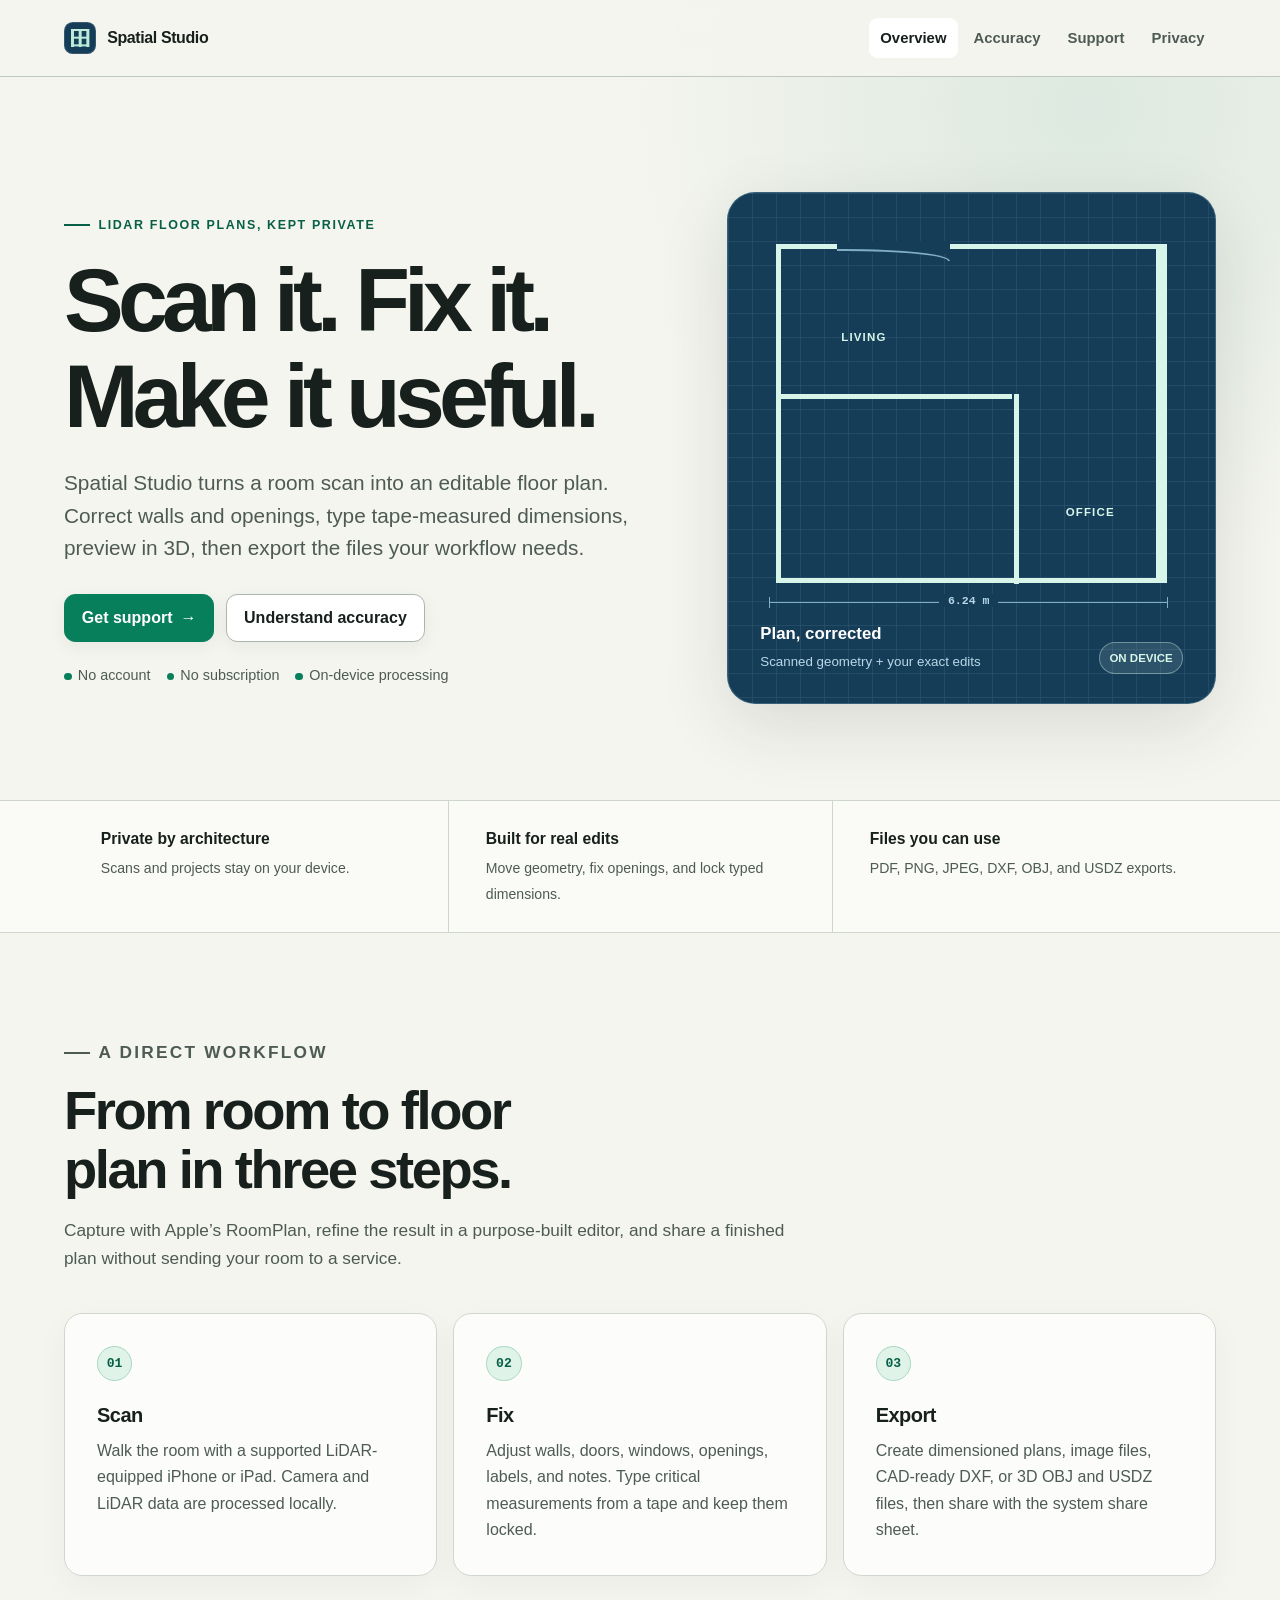
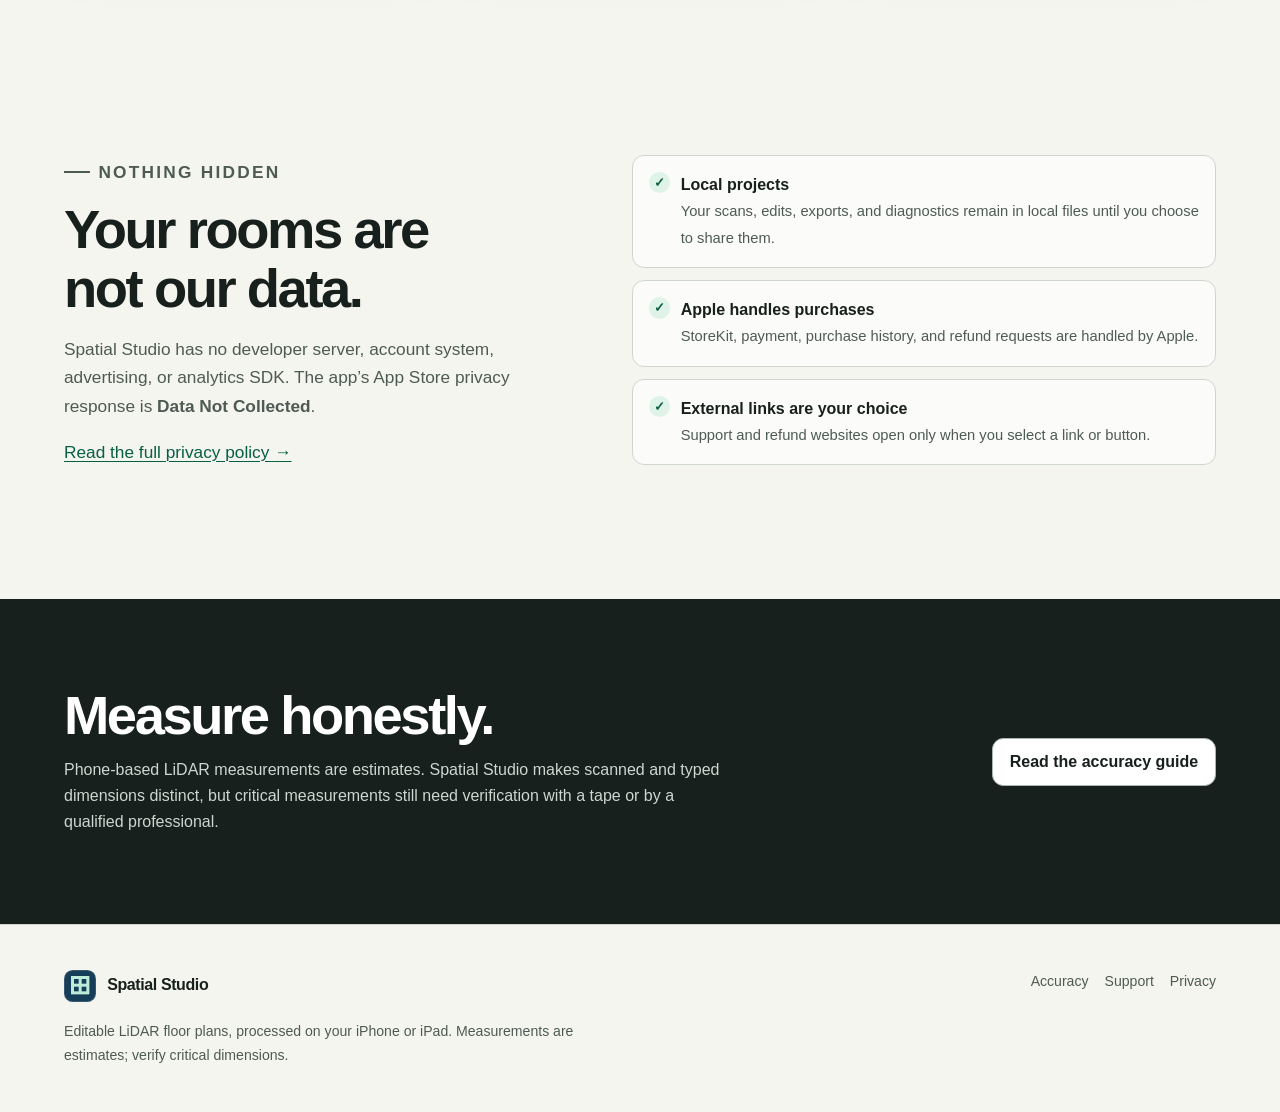
<file: index.html>
<!doctype html>
<html lang="en">
  <head>
    <meta charset="utf-8">
    <meta name="viewport" content="width=device-width, initial-scale=1">
    <link rel="canonical" href="https://akhavein.github.io/spatial-studio-support/">
    <meta name="theme-color" content="#163d58">
    <meta name="description" content="Spatial Studio turns LiDAR room scans into editable floor plans and exports them as PDF, images, CAD files, and 3D models—entirely on device.">
    <meta property="og:type" content="website">
    <meta property="og:title" content="Spatial Studio — Scan. Fix. Export.">
    <meta property="og:description" content="Private, editable LiDAR floor plans for iPhone and iPad. No account, no subscription, and no cloud processing.">
    <meta name="twitter:card" content="summary">
    <title>Spatial Studio — Scan. Fix. Export.</title>
    <link rel="stylesheet" href="./styles.css">
  </head>
  <body>
    <a class="skip-link" href="#main">Skip to main content</a>
    <header class="site-header">
      <div class="container nav-shell">
        <a class="brand" href="./" aria-label="Spatial Studio home">
          <span class="brand-mark" aria-hidden="true"></span>
          <span>Spatial Studio</span>
        </a>
        <nav class="site-nav" aria-label="Primary navigation">
          <a href="./" aria-current="page">Overview</a>
          <a href="./accuracy/">Accuracy</a>
          <a href="./support/">Support</a>
          <a href="./privacy/">Privacy</a>
        </nav>
      </div>
    </header>

    <main id="main">
      <section class="hero">
        <div class="container hero-grid">
          <div>
            <p class="eyebrow">LiDAR floor plans, kept private</p>
            <h1>Scan it. Fix it. Make it useful.</h1>
            <p class="lead">Spatial Studio turns a room scan into an editable floor plan. Correct walls and openings, type tape-measured dimensions, preview in 3D, then export the files your workflow needs.</p>
            <div class="button-row">
              <a class="button primary" href="./support/">Get support <span aria-hidden="true">→</span></a>
              <a class="button" href="./accuracy/">Understand accuracy</a>
            </div>
            <div class="hero-note" aria-label="Product highlights">
              <span>No account</span>
              <span>No subscription</span>
              <span>On-device processing</span>
            </div>
          </div>

          <div class="studio-card" role="img" aria-label="Stylized editable floor plan illustration">
            <div class="plan-frame" aria-hidden="true">
              <span class="door-gap"></span>
              <span class="plan-label one">Living</span>
              <span class="plan-label two">Office</span>
              <span class="dimension"><span>6.24 m</span></span>
            </div>
            <div class="studio-caption">
              <div>
                <strong>Plan, corrected</strong>
                <small>Scanned geometry + your exact edits</small>
              </div>
              <span class="status-chip">ON DEVICE</span>
            </div>
          </div>
        </div>
      </section>

      <section class="trust-strip" aria-label="Core product commitments">
        <div class="container trust-grid">
          <div class="trust-item">
            <strong>Private by architecture</strong>
            <span>Scans and projects stay on your device.</span>
          </div>
          <div class="trust-item">
            <strong>Built for real edits</strong>
            <span>Move geometry, fix openings, and lock typed dimensions.</span>
          </div>
          <div class="trust-item">
            <strong>Files you can use</strong>
            <span>PDF, PNG, JPEG, DXF, OBJ, and USDZ exports.</span>
          </div>
        </div>
      </section>

      <section class="section">
        <div class="container">
          <div class="section-header">
            <p class="eyebrow">A direct workflow</p>
            <h2>From room to floor plan in three steps.</h2>
            <p>Capture with Apple’s RoomPlan, refine the result in a purpose-built editor, and share a finished plan without sending your room to a service.</p>
          </div>
          <div class="card-grid">
            <article class="card">
              <span class="card-number" aria-hidden="true">01</span>
              <h3>Scan</h3>
              <p>Walk the room with a supported LiDAR-equipped iPhone or iPad. Camera and LiDAR data are processed locally.</p>
            </article>
            <article class="card">
              <span class="card-number" aria-hidden="true">02</span>
              <h3>Fix</h3>
              <p>Adjust walls, doors, windows, openings, labels, and notes. Type critical measurements from a tape and keep them locked.</p>
            </article>
            <article class="card">
              <span class="card-number" aria-hidden="true">03</span>
              <h3>Export</h3>
              <p>Create dimensioned plans, image files, CAD-ready DXF, or 3D OBJ and USDZ files, then share with the system share sheet.</p>
            </article>
          </div>
        </div>
      </section>

      <section class="section tight">
        <div class="container split">
          <div class="section-header">
            <p class="eyebrow">Nothing hidden</p>
            <h2>Your rooms are not our data.</h2>
            <p>Spatial Studio has no developer server, account system, advertising, or analytics SDK. The app’s App Store privacy response is <strong>Data Not Collected</strong>.</p>
            <p><a href="./privacy/">Read the full privacy policy <span aria-hidden="true">→</span></a></p>
          </div>
          <ul class="feature-list">
            <li>
              <strong>Local projects</strong>
              <span>Your scans, edits, exports, and diagnostics remain in local files until you choose to share them.</span>
            </li>
            <li>
              <strong>Apple handles purchases</strong>
              <span>StoreKit, payment, purchase history, and refund requests are handled by Apple.</span>
            </li>
            <li>
              <strong>External links are your choice</strong>
              <span>Support and refund websites open only when you select a link or button.</span>
            </li>
          </ul>
        </div>
      </section>

      <section class="band">
        <div class="container band-grid">
          <div>
            <h2>Measure honestly.</h2>
            <p>Phone-based LiDAR measurements are estimates. Spatial Studio makes scanned and typed dimensions distinct, but critical measurements still need verification with a tape or by a qualified professional.</p>
          </div>
          <a class="button" href="./accuracy/">Read the accuracy guide</a>
        </div>
      </section>
    </main>

    <footer class="site-footer">
      <div class="container footer-grid">
        <div class="footer-copy">
          <a class="brand" href="./">
            <span class="brand-mark" aria-hidden="true"></span>
            <span>Spatial Studio</span>
          </a>
          <p>Editable LiDAR floor plans, processed on your iPhone or iPad. Measurements are estimates; verify critical dimensions.</p>
        </div>
        <nav class="footer-nav" aria-label="Footer navigation">
          <a href="./accuracy/">Accuracy</a>
          <a href="./support/">Support</a>
          <a href="./privacy/">Privacy</a>
        </nav>
      </div>
    </footer>
  </body>
</html>
</file>
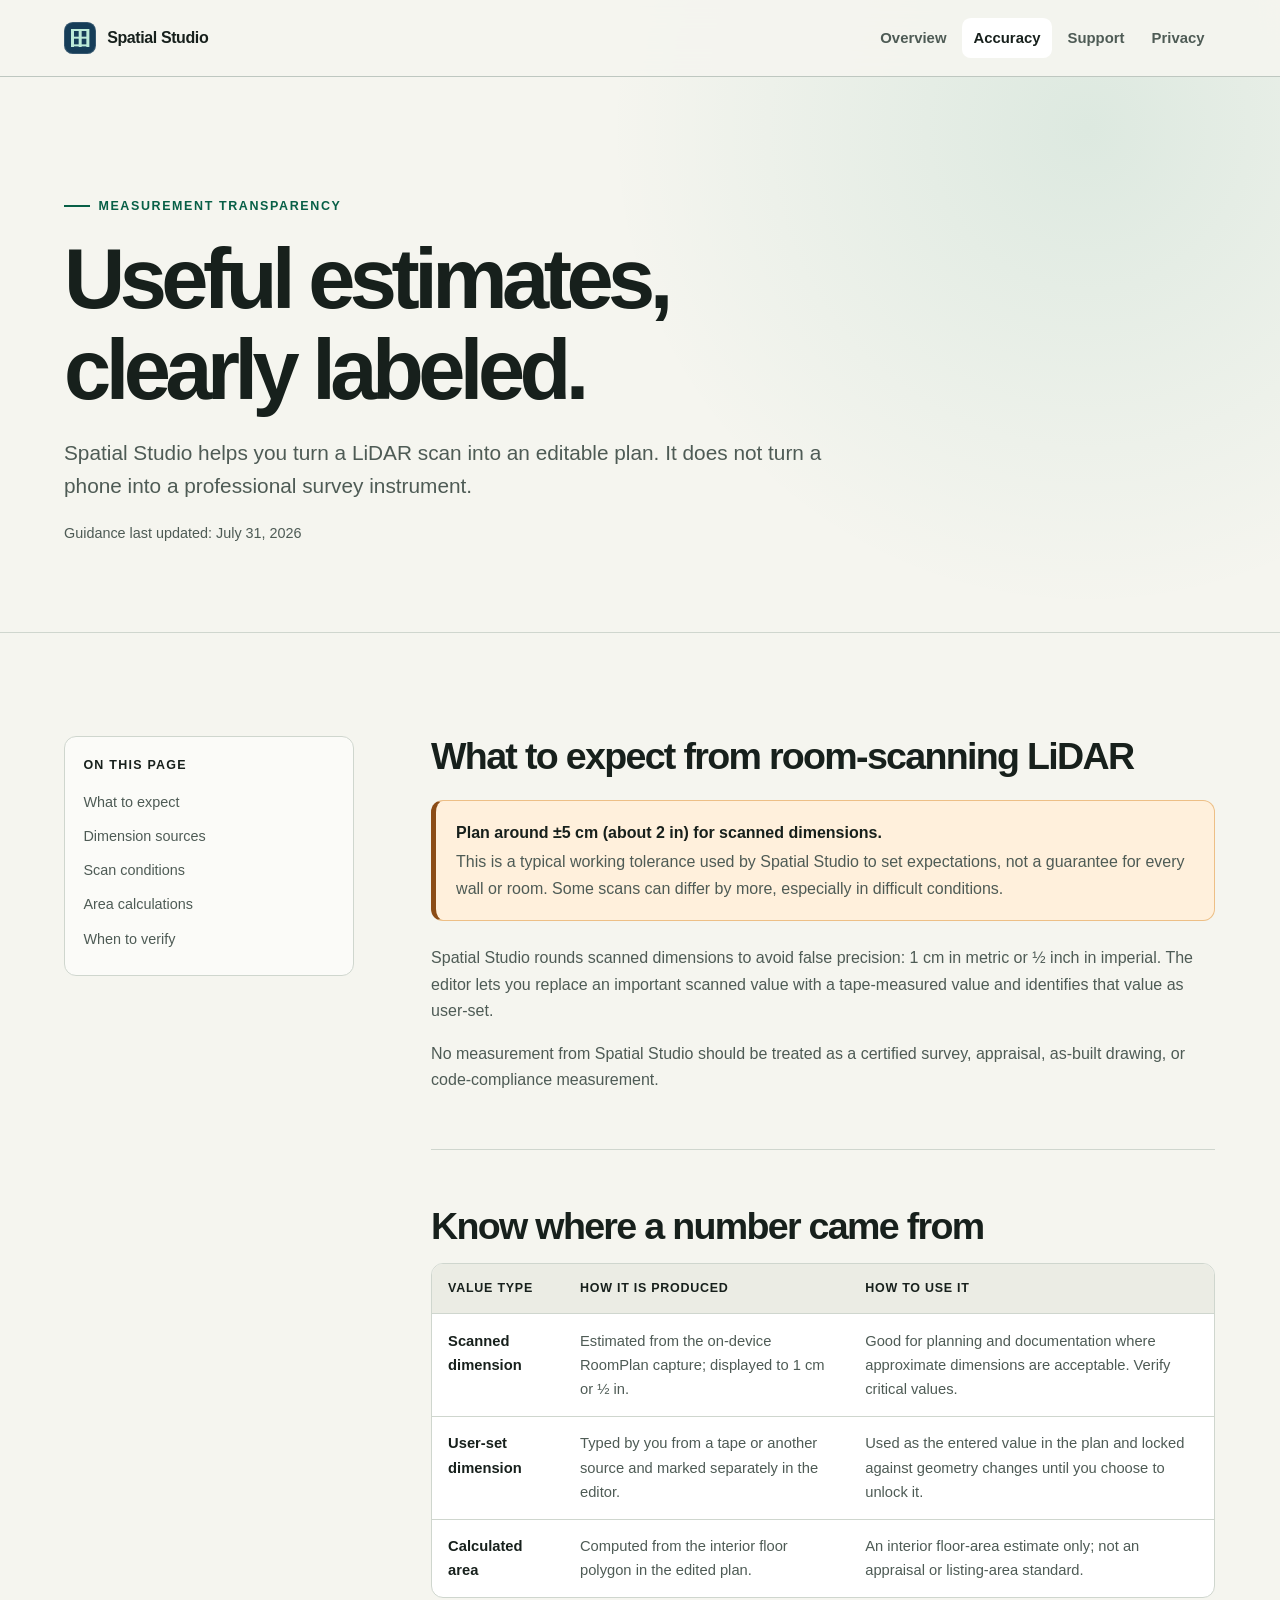
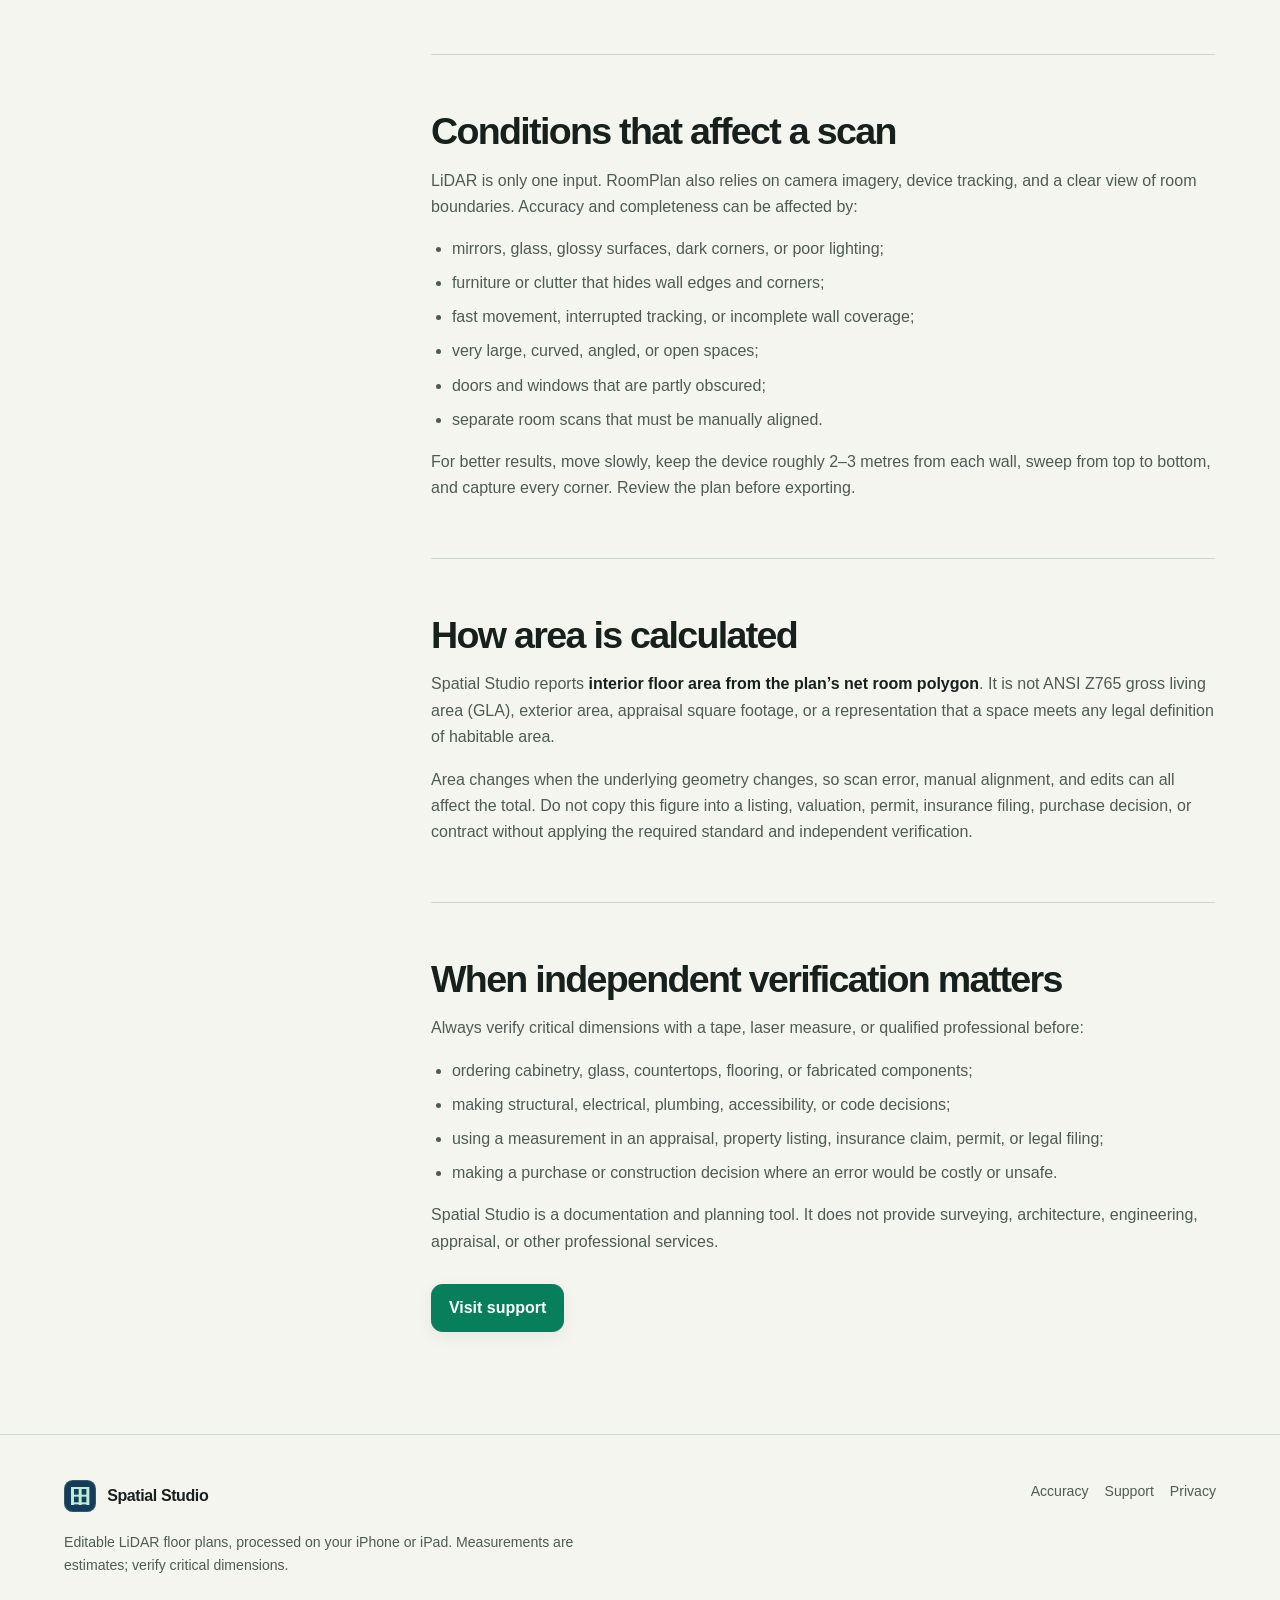
<file: accuracy/index.html>
<!doctype html>
<html lang="en">
  <head>
    <meta charset="utf-8">
    <meta name="viewport" content="width=device-width, initial-scale=1">
    <link rel="canonical" href="https://akhavein.github.io/spatial-studio-support/accuracy/">
    <meta name="theme-color" content="#163d58">
    <meta name="description" content="Understand Spatial Studio measurement accuracy, LiDAR limitations, typed dimensions, area calculations, and when to verify with a tape or professional.">
    <meta property="og:type" content="website">
    <meta property="og:title" content="Measurement Accuracy — Spatial Studio">
    <meta property="og:description" content="LiDAR scans are estimates. Learn how Spatial Studio presents scanned and tape-verified dimensions honestly.">
    <meta name="twitter:card" content="summary">
    <title>Measurement Accuracy — Spatial Studio</title>
    <link rel="stylesheet" href="../styles.css">
  </head>
  <body>
    <a class="skip-link" href="#main">Skip to main content</a>
    <header class="site-header">
      <div class="container nav-shell">
        <a class="brand" href="../" aria-label="Spatial Studio home">
          <span class="brand-mark" aria-hidden="true"></span>
          <span>Spatial Studio</span>
        </a>
        <nav class="site-nav" aria-label="Primary navigation">
          <a href="../">Overview</a>
          <a href="./" aria-current="page">Accuracy</a>
          <a href="../support/">Support</a>
          <a href="../privacy/">Privacy</a>
        </nav>
      </div>
    </header>

    <main id="main">
      <header class="page-hero">
        <div class="container">
          <p class="eyebrow">Measurement transparency</p>
          <h1>Useful estimates, clearly labeled.</h1>
          <p class="lead">Spatial Studio helps you turn a LiDAR scan into an editable plan. It does not turn a phone into a professional survey instrument.</p>
          <p class="meta-line">Guidance last updated: July 31, 2026</p>
        </div>
      </header>

      <section class="section">
        <div class="container prose-layout">
          <nav class="page-index" aria-label="On this page">
            <strong>On this page</strong>
            <a href="#expectation">What to expect</a>
            <a href="#sources">Dimension sources</a>
            <a href="#conditions">Scan conditions</a>
            <a href="#areas">Area calculations</a>
            <a href="#verify">When to verify</a>
          </nav>

          <div class="prose">
            <section id="expectation">
              <h2>What to expect from room-scanning LiDAR</h2>
              <div class="callout warning">
                <strong>Plan around ±5 cm (about 2 in) for scanned dimensions.</strong>
                <p>This is a typical working tolerance used by Spatial Studio to set expectations, not a guarantee for every wall or room. Some scans can differ by more, especially in difficult conditions.</p>
              </div>
              <p>Spatial Studio rounds scanned dimensions to avoid false precision: 1 cm in metric or ½ inch in imperial. The editor lets you replace an important scanned value with a tape-measured value and identifies that value as user-set.</p>
              <p>No measurement from Spatial Studio should be treated as a certified survey, appraisal, as-built drawing, or code-compliance measurement.</p>
            </section>

            <section id="sources">
              <h2>Know where a number came from</h2>
              <div class="table-wrap" role="region" aria-label="Dimension source comparison" tabindex="0">
                <table>
                  <thead>
                    <tr>
                      <th scope="col">Value type</th>
                      <th scope="col">How it is produced</th>
                      <th scope="col">How to use it</th>
                    </tr>
                  </thead>
                  <tbody>
                    <tr>
                      <td><strong>Scanned dimension</strong></td>
                      <td>Estimated from the on-device RoomPlan capture; displayed to 1 cm or ½ in.</td>
                      <td>Good for planning and documentation where approximate dimensions are acceptable. Verify critical values.</td>
                    </tr>
                    <tr>
                      <td><strong>User-set dimension</strong></td>
                      <td>Typed by you from a tape or another source and marked separately in the editor.</td>
                      <td>Used as the entered value in the plan and locked against geometry changes until you choose to unlock it.</td>
                    </tr>
                    <tr>
                      <td><strong>Calculated area</strong></td>
                      <td>Computed from the interior floor polygon in the edited plan.</td>
                      <td>An interior floor-area estimate only; not an appraisal or listing-area standard.</td>
                    </tr>
                  </tbody>
                </table>
              </div>
            </section>

            <section id="conditions">
              <h2>Conditions that affect a scan</h2>
              <p>LiDAR is only one input. RoomPlan also relies on camera imagery, device tracking, and a clear view of room boundaries. Accuracy and completeness can be affected by:</p>
              <ul>
                <li>mirrors, glass, glossy surfaces, dark corners, or poor lighting;</li>
                <li>furniture or clutter that hides wall edges and corners;</li>
                <li>fast movement, interrupted tracking, or incomplete wall coverage;</li>
                <li>very large, curved, angled, or open spaces;</li>
                <li>doors and windows that are partly obscured;</li>
                <li>separate room scans that must be manually aligned.</li>
              </ul>
              <p>For better results, move slowly, keep the device roughly 2–3 metres from each wall, sweep from top to bottom, and capture every corner. Review the plan before exporting.</p>
            </section>

            <section id="areas">
              <h2>How area is calculated</h2>
              <p>Spatial Studio reports <strong>interior floor area from the plan’s net room polygon</strong>. It is not ANSI Z765 gross living area (GLA), exterior area, appraisal square footage, or a representation that a space meets any legal definition of habitable area.</p>
              <p>Area changes when the underlying geometry changes, so scan error, manual alignment, and edits can all affect the total. Do not copy this figure into a listing, valuation, permit, insurance filing, purchase decision, or contract without applying the required standard and independent verification.</p>
            </section>

            <section id="verify">
              <h2>When independent verification matters</h2>
              <p>Always verify critical dimensions with a tape, laser measure, or qualified professional before:</p>
              <ul>
                <li>ordering cabinetry, glass, countertops, flooring, or fabricated components;</li>
                <li>making structural, electrical, plumbing, accessibility, or code decisions;</li>
                <li>using a measurement in an appraisal, property listing, insurance claim, permit, or legal filing;</li>
                <li>making a purchase or construction decision where an error would be costly or unsafe.</li>
              </ul>
              <p>Spatial Studio is a documentation and planning tool. It does not provide surveying, architecture, engineering, appraisal, or other professional services.</p>
              <div class="button-row">
                <a class="button primary" href="../support/">Visit support</a>
              </div>
            </section>
          </div>
        </div>
      </section>
    </main>

    <footer class="site-footer">
      <div class="container footer-grid">
        <div class="footer-copy">
          <a class="brand" href="../">
            <span class="brand-mark" aria-hidden="true"></span>
            <span>Spatial Studio</span>
          </a>
          <p>Editable LiDAR floor plans, processed on your iPhone or iPad. Measurements are estimates; verify critical dimensions.</p>
        </div>
        <nav class="footer-nav" aria-label="Footer navigation">
          <a href="./" aria-current="page">Accuracy</a>
          <a href="../support/">Support</a>
          <a href="../privacy/">Privacy</a>
        </nav>
      </div>
    </footer>
  </body>
</html>
</file>
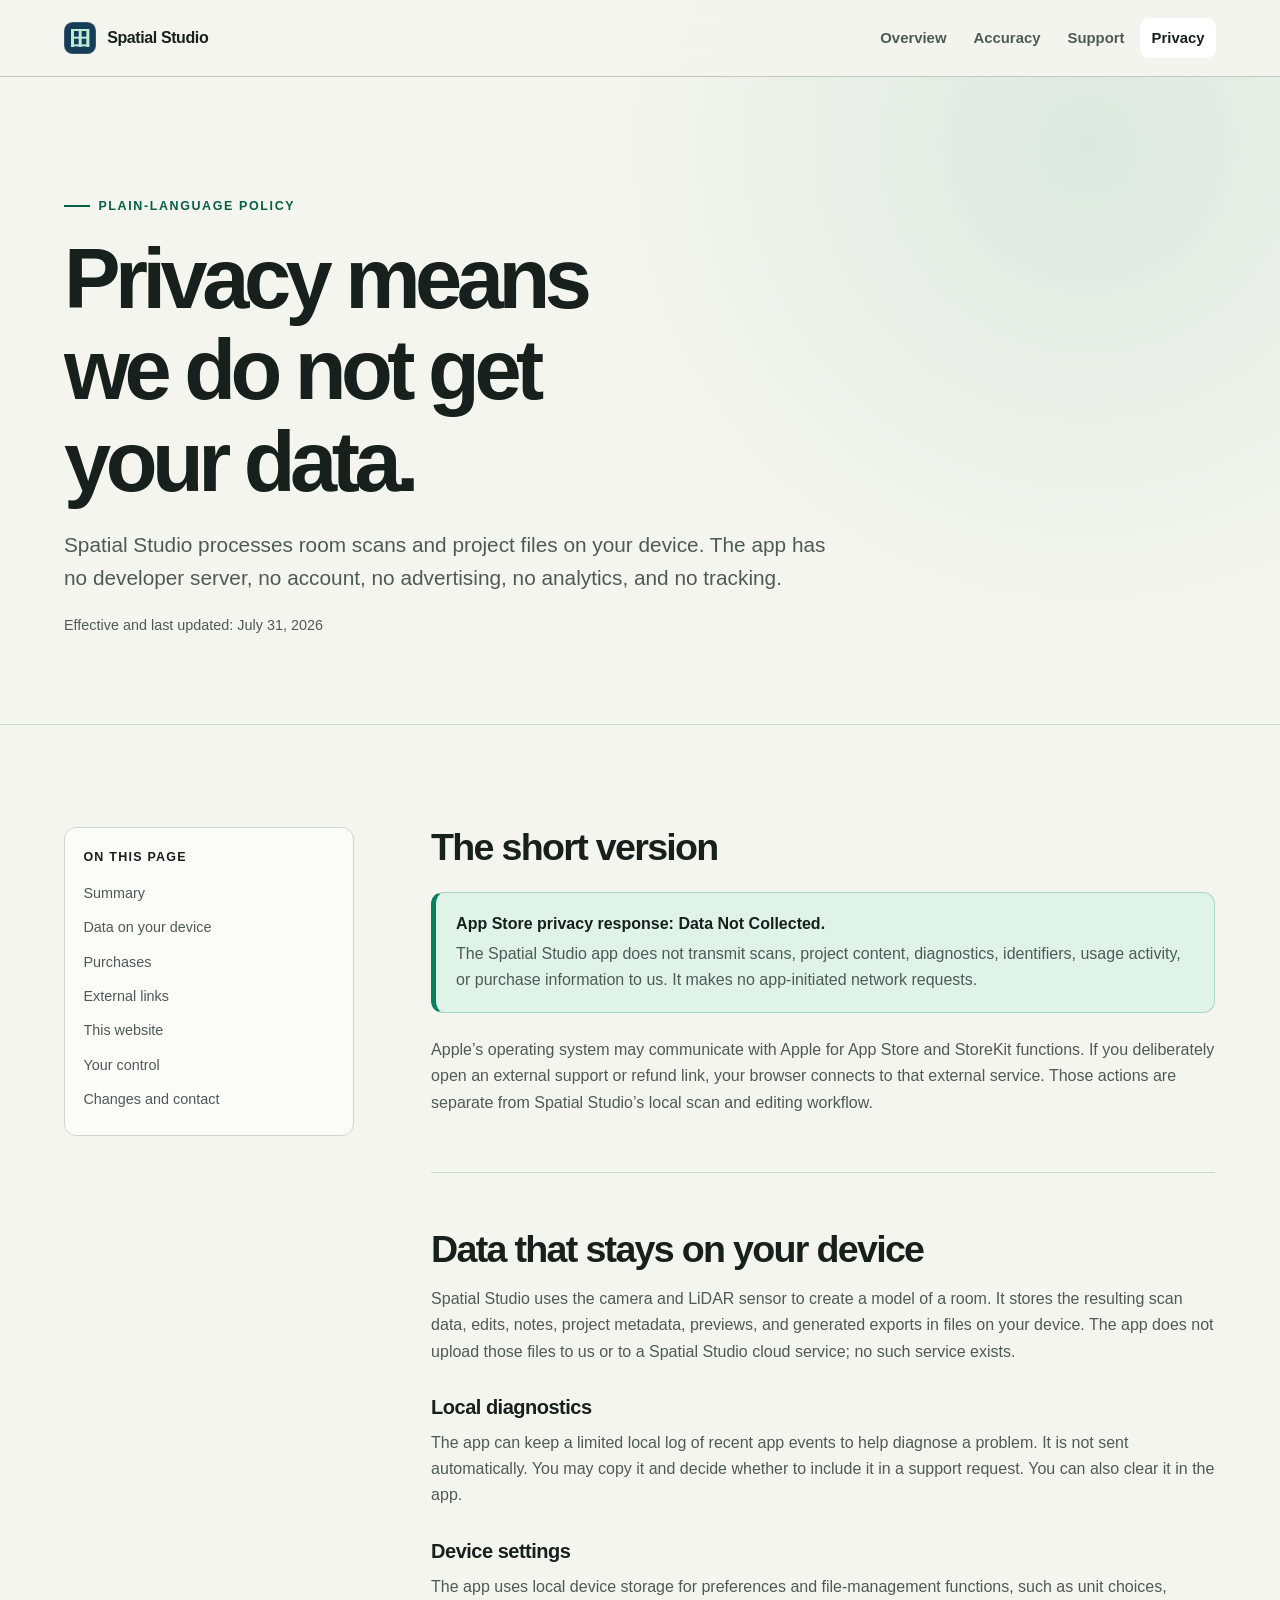
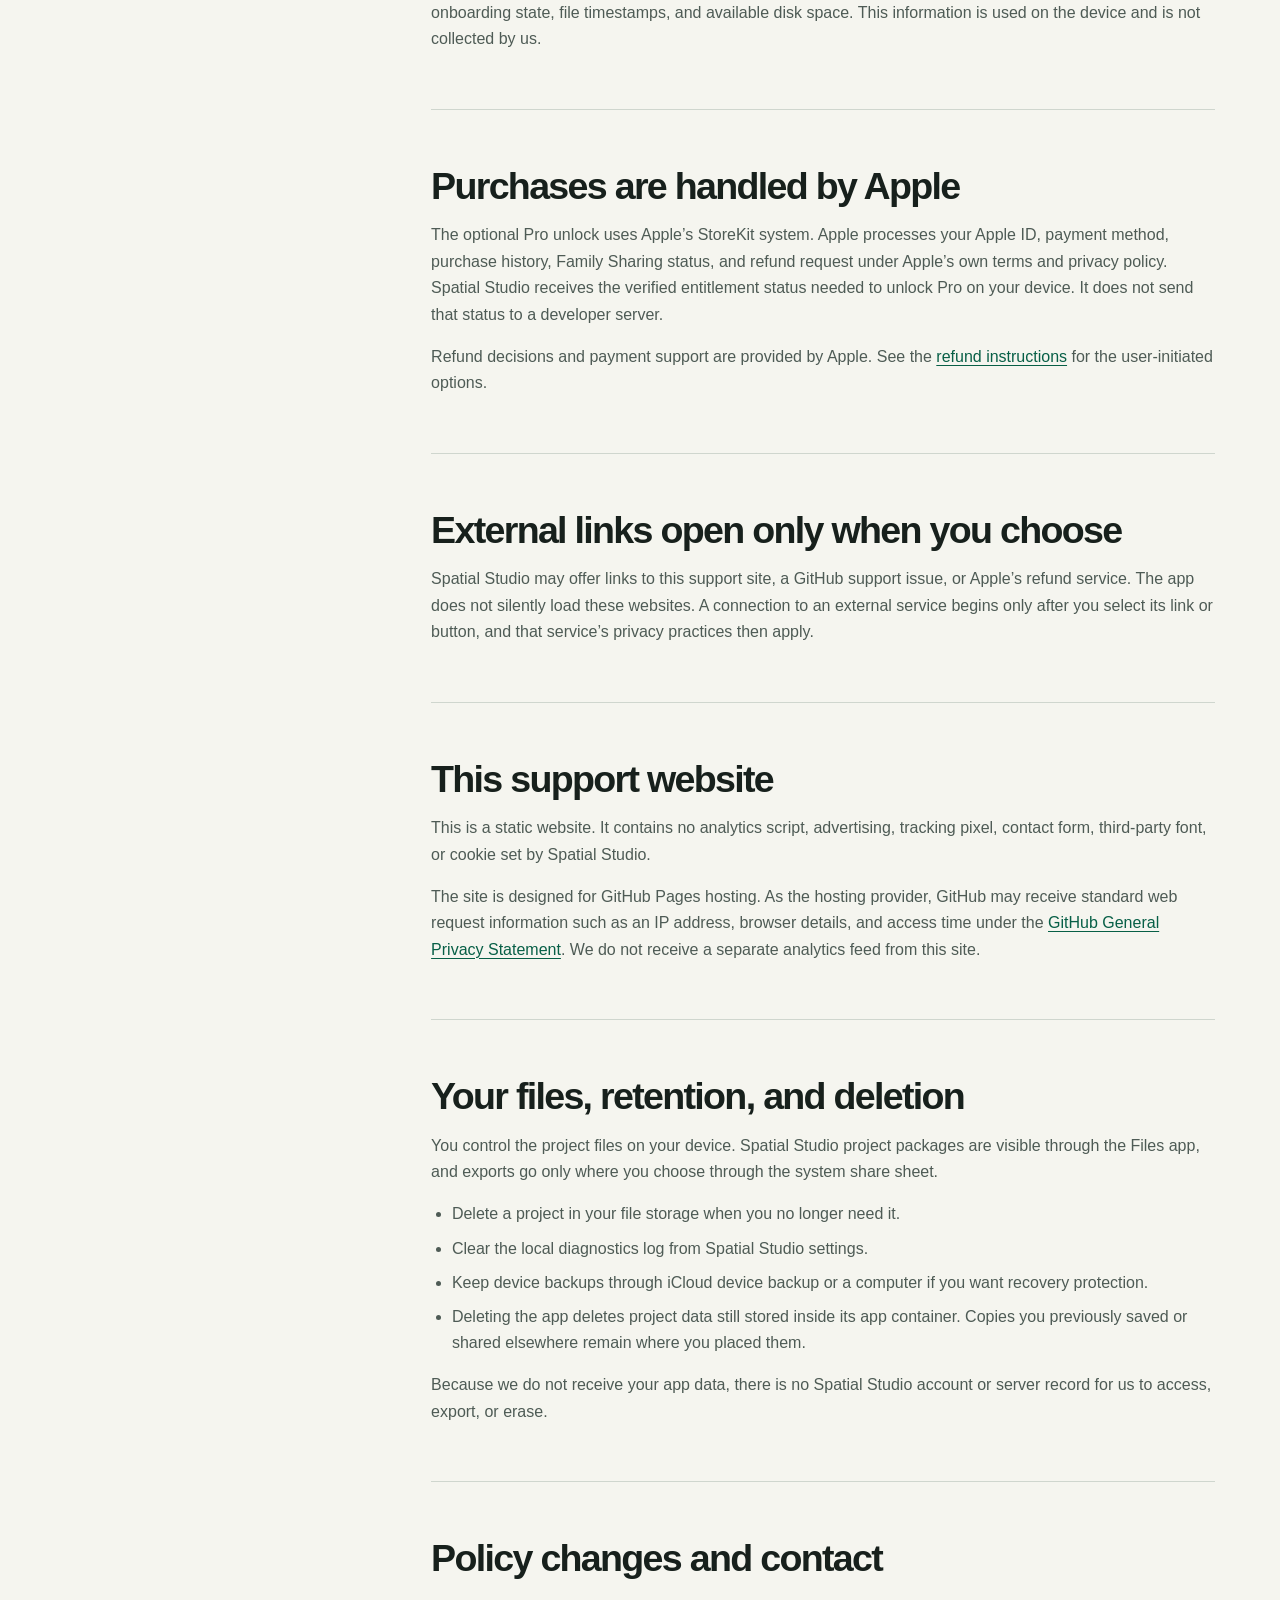
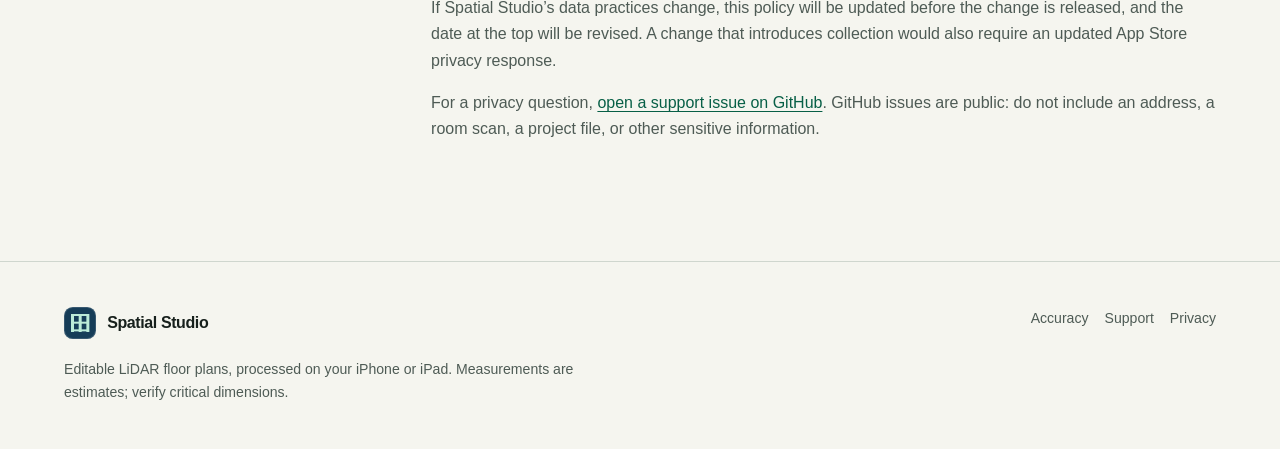
<file: privacy/index.html>
<!doctype html>
<html lang="en">
  <head>
    <meta charset="utf-8">
    <meta name="viewport" content="width=device-width, initial-scale=1">
    <link rel="canonical" href="https://akhavein.github.io/spatial-studio-support/privacy/">
    <meta name="theme-color" content="#163d58">
    <meta name="description" content="Spatial Studio privacy policy: no account, no analytics, no tracking, no developer server, and no personal data collected by the app.">
    <meta property="og:type" content="website">
    <meta property="og:title" content="Privacy Policy — Spatial Studio">
    <meta property="og:description" content="Spatial Studio processes scans on device and does not collect your data.">
    <meta name="twitter:card" content="summary">
    <title>Privacy Policy — Spatial Studio</title>
    <link rel="stylesheet" href="../styles.css">
  </head>
  <body>
    <a class="skip-link" href="#main">Skip to main content</a>
    <header class="site-header">
      <div class="container nav-shell">
        <a class="brand" href="../" aria-label="Spatial Studio home">
          <span class="brand-mark" aria-hidden="true"></span>
          <span>Spatial Studio</span>
        </a>
        <nav class="site-nav" aria-label="Primary navigation">
          <a href="../">Overview</a>
          <a href="../accuracy/">Accuracy</a>
          <a href="../support/">Support</a>
          <a href="./" aria-current="page">Privacy</a>
        </nav>
      </div>
    </header>

    <main id="main">
      <header class="page-hero">
        <div class="container">
          <p class="eyebrow">Plain-language policy</p>
          <h1>Privacy means we do not get your data.</h1>
          <p class="lead">Spatial Studio processes room scans and project files on your device. The app has no developer server, no account, no advertising, no analytics, and no tracking.</p>
          <p class="meta-line">Effective and last updated: July 31, 2026</p>
        </div>
      </header>

      <section class="section">
        <div class="container prose-layout">
          <nav class="page-index" aria-label="On this page">
            <strong>On this page</strong>
            <a href="#summary">Summary</a>
            <a href="#local-data">Data on your device</a>
            <a href="#purchases">Purchases</a>
            <a href="#links">External links</a>
            <a href="#website">This website</a>
            <a href="#control">Your control</a>
            <a href="#changes">Changes and contact</a>
          </nav>

          <div class="prose">
            <section id="summary">
              <h2>The short version</h2>
              <div class="callout">
                <strong>App Store privacy response: Data Not Collected.</strong>
                <p>The Spatial Studio app does not transmit scans, project content, diagnostics, identifiers, usage activity, or purchase information to us. It makes no app-initiated network requests.</p>
              </div>
              <p>Apple’s operating system may communicate with Apple for App Store and StoreKit functions. If you deliberately open an external support or refund link, your browser connects to that external service. Those actions are separate from Spatial Studio’s local scan and editing workflow.</p>
            </section>

            <section id="local-data">
              <h2>Data that stays on your device</h2>
              <p>Spatial Studio uses the camera and LiDAR sensor to create a model of a room. It stores the resulting scan data, edits, notes, project metadata, previews, and generated exports in files on your device. The app does not upload those files to us or to a Spatial Studio cloud service; no such service exists.</p>
              <h3>Local diagnostics</h3>
              <p>The app can keep a limited local log of recent app events to help diagnose a problem. It is not sent automatically. You may copy it and decide whether to include it in a support request. You can also clear it in the app.</p>
              <h3>Device settings</h3>
              <p>The app uses local device storage for preferences and file-management functions, such as unit choices, onboarding state, file timestamps, and available disk space. This information is used on the device and is not collected by us.</p>
            </section>

            <section id="purchases">
              <h2>Purchases are handled by Apple</h2>
              <p>The optional Pro unlock uses Apple’s StoreKit system. Apple processes your Apple ID, payment method, purchase history, Family Sharing status, and refund request under Apple’s own terms and privacy policy. Spatial Studio receives the verified entitlement status needed to unlock Pro on your device. It does not send that status to a developer server.</p>
              <p>Refund decisions and payment support are provided by Apple. See the <a href="../support/#refunds">refund instructions</a> for the user-initiated options.</p>
            </section>

            <section id="links">
              <h2>External links open only when you choose</h2>
              <p>Spatial Studio may offer links to this support site, a GitHub support issue, or Apple’s refund service. The app does not silently load these websites. A connection to an external service begins only after you select its link or button, and that service’s privacy practices then apply.</p>
            </section>

            <section id="website">
              <h2>This support website</h2>
              <p>This is a static website. It contains no analytics script, advertising, tracking pixel, contact form, third-party font, or cookie set by Spatial Studio.</p>
              <p>The site is designed for GitHub Pages hosting. As the hosting provider, GitHub may receive standard web request information such as an IP address, browser details, and access time under the <a href="https://docs.github.com/en/site-policy/privacy-policies/github-general-privacy-statement" rel="external">GitHub General Privacy Statement</a>. We do not receive a separate analytics feed from this site.</p>
            </section>

            <section id="control">
              <h2>Your files, retention, and deletion</h2>
              <p>You control the project files on your device. Spatial Studio project packages are visible through the Files app, and exports go only where you choose through the system share sheet.</p>
              <ul>
                <li>Delete a project in your file storage when you no longer need it.</li>
                <li>Clear the local diagnostics log from Spatial Studio settings.</li>
                <li>Keep device backups through iCloud device backup or a computer if you want recovery protection.</li>
                <li>Deleting the app deletes project data still stored inside its app container. Copies you previously saved or shared elsewhere remain where you placed them.</li>
              </ul>
              <p>Because we do not receive your app data, there is no Spatial Studio account or server record for us to access, export, or erase.</p>
            </section>

            <section id="changes">
              <h2>Policy changes and contact</h2>
              <p>If Spatial Studio’s data practices change, this policy will be updated before the change is released, and the date at the top will be revised. A change that introduces collection would also require an updated App Store privacy response.</p>
              <p>For a privacy question, <a href="https://github.com/akhavein/spatial-studio-support/issues/new" rel="external">open a support issue on GitHub</a>. GitHub issues are public: do not include an address, a room scan, a project file, or other sensitive information.</p>
            </section>
          </div>
        </div>
      </section>
    </main>

    <footer class="site-footer">
      <div class="container footer-grid">
        <div class="footer-copy">
          <a class="brand" href="../">
            <span class="brand-mark" aria-hidden="true"></span>
            <span>Spatial Studio</span>
          </a>
          <p>Editable LiDAR floor plans, processed on your iPhone or iPad. Measurements are estimates; verify critical dimensions.</p>
        </div>
        <nav class="footer-nav" aria-label="Footer navigation">
          <a href="../accuracy/">Accuracy</a>
          <a href="../support/">Support</a>
          <a href="./" aria-current="page">Privacy</a>
        </nav>
      </div>
    </footer>
  </body>
</html>
</file>
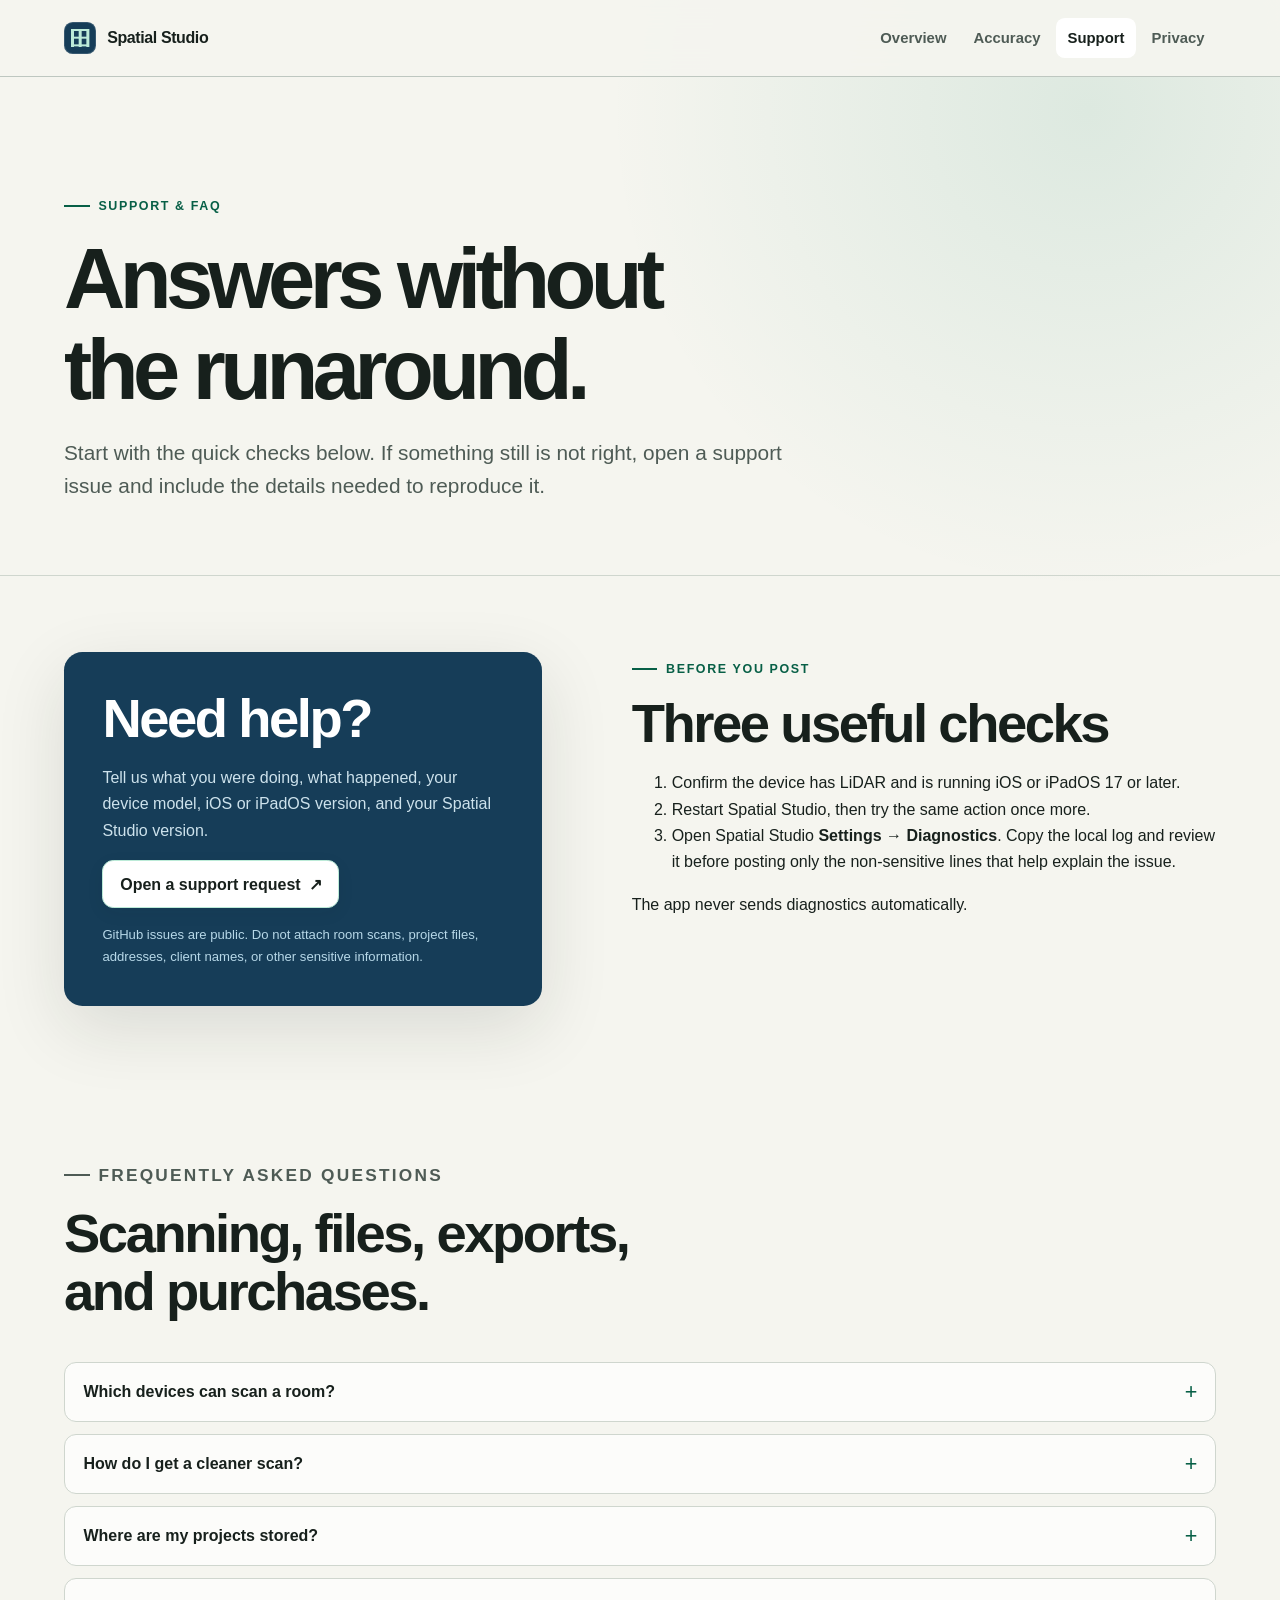
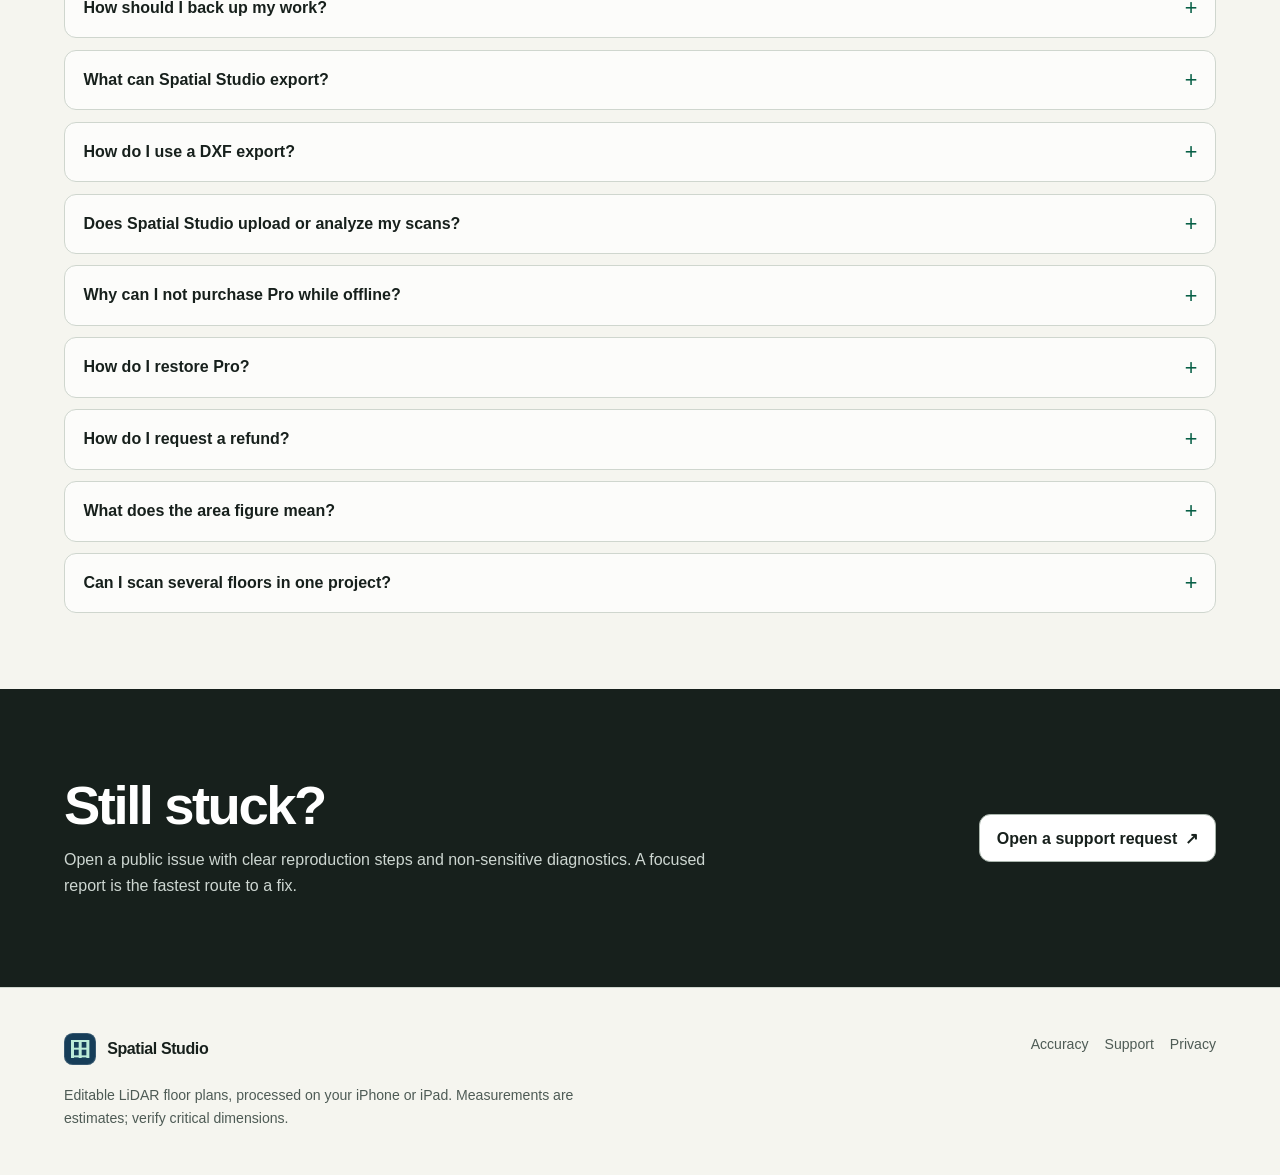
<file: support/index.html>
<!doctype html>
<html lang="en">
  <head>
    <meta charset="utf-8">
    <meta name="viewport" content="width=device-width, initial-scale=1">
    <link rel="canonical" href="https://akhavein.github.io/spatial-studio-support/support/">
    <meta name="theme-color" content="#163d58">
    <meta name="description" content="Spatial Studio support: device compatibility, backups, exports, privacy, purchases, refunds, troubleshooting, and frequently asked questions.">
    <meta property="og:type" content="website">
    <meta property="og:title" content="Support & FAQ — Spatial Studio">
    <meta property="og:description" content="Answers for scanning, editing, exporting, backups, purchases, and refunds in Spatial Studio.">
    <meta name="twitter:card" content="summary">
    <title>Support &amp; FAQ — Spatial Studio</title>
    <link rel="stylesheet" href="../styles.css">
  </head>
  <body>
    <a class="skip-link" href="#main">Skip to main content</a>
    <header class="site-header">
      <div class="container nav-shell">
        <a class="brand" href="../" aria-label="Spatial Studio home">
          <span class="brand-mark" aria-hidden="true"></span>
          <span>Spatial Studio</span>
        </a>
        <nav class="site-nav" aria-label="Primary navigation">
          <a href="../">Overview</a>
          <a href="../accuracy/">Accuracy</a>
          <a href="./" aria-current="page">Support</a>
          <a href="../privacy/">Privacy</a>
        </nav>
      </div>
    </header>

    <main id="main">
      <header class="page-hero">
        <div class="container">
          <p class="eyebrow">Support &amp; FAQ</p>
          <h1>Answers without the runaround.</h1>
          <p class="lead">Start with the quick checks below. If something still is not right, open a support issue and include the details needed to reproduce it.</p>
        </div>
      </header>

      <section class="section tight">
        <div class="container split">
          <div class="support-panel">
            <h2>Need help?</h2>
            <p>Tell us what you were doing, what happened, your device model, iOS or iPadOS version, and your Spatial Studio version.</p>
            <a class="button" href="https://github.com/akhavein/spatial-studio-support/issues/new" rel="external">Open a support request <span aria-hidden="true">↗</span></a>
            <p class="fine-print">GitHub issues are public. Do not attach room scans, project files, addresses, client names, or other sensitive information.</p>
          </div>
          <div>
            <p class="eyebrow">Before you post</p>
            <h2>Three useful checks</h2>
            <ol>
              <li>Confirm the device has LiDAR and is running iOS or iPadOS 17 or later.</li>
              <li>Restart Spatial Studio, then try the same action once more.</li>
              <li>Open Spatial Studio <strong>Settings → Diagnostics</strong>. Copy the local log and review it before posting only the non-sensitive lines that help explain the issue.</li>
            </ol>
            <p>The app never sends diagnostics automatically.</p>
          </div>
        </div>
      </section>

      <section class="section tight">
        <div class="container">
          <div class="section-header">
            <p class="eyebrow">Frequently asked questions</p>
            <h2>Scanning, files, exports, and purchases.</h2>
          </div>

          <div class="faq-list">
            <details>
              <summary>Which devices can scan a room?</summary>
              <div class="details-body">
                <p>Scanning requires iOS or iPadOS 17 or later and a LiDAR sensor:</p>
                <ul>
                  <li>iPhone 12 Pro or 12 Pro Max, and later Pro or Pro Max models with LiDAR.</li>
                  <li>iPad Pro models from 2020 or later that include LiDAR.</li>
                </ul>
                <p>A device without LiDAR can still explore the included sample project and open compatible plans shared with it, but it cannot capture a new room.</p>
              </div>
            </details>

            <details>
              <summary>How do I get a cleaner scan?</summary>
              <div class="details-body">
                <ul>
                  <li>Turn on the lights and clear major obstructions along walls.</li>
                  <li>Move slowly and smoothly, about 2–3 metres from the wall.</li>
                  <li>Sweep each wall from top to bottom and capture every corner.</li>
                  <li>Move past mirrors and glass rather than lingering on them.</li>
                  <li>Scan one room at a time and split very large spaces into sections.</li>
                </ul>
                <p>After capture, verify important dimensions with a tape and type those values into the editor. See the <a href="../accuracy/">accuracy guide</a>.</p>
              </div>
            </details>

            <details>
              <summary>Where are my projects stored?</summary>
              <div class="details-body">
                <p>Projects are local <code>.sstudio</code> packages in Spatial Studio’s Documents area, visible through the Files app. The app does not upload them. Exports stay in the project package until you choose a destination with the system share sheet.</p>
              </div>
            </details>

            <details>
              <summary>How should I back up my work?</summary>
              <div class="details-body">
                <p>Keep iCloud device backup enabled or make regular encrypted backups to a computer. You can also use the Files app to copy important <code>.sstudio</code> project packages to storage you control. Confirm that a backup completed before deleting or replacing a device.</p>
                <p>Deleting Spatial Studio deletes projects that remain inside its app container. Files you deliberately copied or exported elsewhere are not removed with the app.</p>
              </div>
            </details>

            <details>
              <summary>What can Spatial Studio export?</summary>
              <div class="details-body">
                <p>Spatial Studio can generate dimensioned PDF plans, PNG and JPEG images, DXF for CAD workflows, and OBJ or USDZ 3D files. The free tier includes a watermarked plan export. The one-time Pro unlock removes watermarks and enables the Pro export formats. There is no subscription.</p>
              </div>
            </details>

            <details>
              <summary>How do I use a DXF export?</summary>
              <div class="details-body">
                <p>Share the DXF file to Files, then import or open it in a CAD application that supports DXF. Check the drawing units after import: Spatial Studio writes the project’s metric or imperial unit setting into the file.</p>
                <p>SketchUp Pro can import DXF. SketchUp Free does not import DXF; for that workflow, export a PNG and use it as a scaled image underlay instead.</p>
              </div>
            </details>

            <details>
              <summary>Does Spatial Studio upload or analyze my scans?</summary>
              <div class="details-body">
                <p>No. The app has no developer server, account system, analytics SDK, advertising SDK, or cloud-processing path. Scans, projects, exports, and diagnostics stay on your device unless you deliberately share a file. The App Store privacy response is <strong>Data Not Collected</strong>. See the <a href="../privacy/">privacy policy</a>.</p>
              </div>
            </details>

            <details>
              <summary>Why can I not purchase Pro while offline?</summary>
              <div class="details-body">
                <p>A new purchase needs a connection so Apple can load the localized product and complete StoreKit verification. Existing verified Pro access is designed to remain available offline. If purchasing is unavailable, reconnect to the internet and try again; the watermarked free export path remains available.</p>
              </div>
            </details>

            <details>
              <summary>How do I restore Pro?</summary>
              <div class="details-body">
                <p>Open the Pro screen and choose <strong>Restore Purchases</strong> while signed in with the Apple ID that made or shares the purchase. Family Sharing availability depends on Apple’s account and family settings. Project and exported files are not deleted if an entitlement changes.</p>
              </div>
            </details>

            <details id="refunds">
              <summary>How do I request a refund?</summary>
              <div class="details-body">
                <p>Purchases and refunds are handled by Apple, not by Spatial Studio. In the app, open <strong>Settings → Request a Refund</strong> to use Apple’s system flow, or visit <a href="https://reportaproblem.apple.com/" rel="external">reportaproblem.apple.com</a>. Apple decides whether a purchase qualifies and sends the outcome.</p>
              </div>
            </details>

            <details>
              <summary>What does the area figure mean?</summary>
              <div class="details-body">
                <p>Area is calculated from the interior floor polygon represented by the plan. It is not ANSI Z765 gross living area, listing square footage, an appraisal, or a code-compliance measurement. Scan uncertainty and later edits affect the result. Verify any figure used for a transaction or filing.</p>
              </div>
            </details>

            <details>
              <summary>Can I scan several floors in one project?</summary>
              <div class="details-body">
                <p>The current project model is one floor per project. For a multi-storey property, create a separate project for each floor.</p>
              </div>
            </details>
          </div>
        </div>
      </section>

      <section class="band">
        <div class="container band-grid">
          <div>
            <h2>Still stuck?</h2>
            <p>Open a public issue with clear reproduction steps and non-sensitive diagnostics. A focused report is the fastest route to a fix.</p>
          </div>
          <a class="button" href="https://github.com/akhavein/spatial-studio-support/issues/new" rel="external">Open a support request <span aria-hidden="true">↗</span></a>
        </div>
      </section>
    </main>

    <footer class="site-footer">
      <div class="container footer-grid">
        <div class="footer-copy">
          <a class="brand" href="../">
            <span class="brand-mark" aria-hidden="true"></span>
            <span>Spatial Studio</span>
          </a>
          <p>Editable LiDAR floor plans, processed on your iPhone or iPad. Measurements are estimates; verify critical dimensions.</p>
        </div>
        <nav class="footer-nav" aria-label="Footer navigation">
          <a href="../accuracy/">Accuracy</a>
          <a href="./" aria-current="page">Support</a>
          <a href="../privacy/">Privacy</a>
        </nav>
      </div>
    </footer>
  </body>
</html>
</file>
<file: styles.css>
:root {
  color-scheme: light;
  --ink: #17201c;
  --ink-soft: #4e5b55;
  --paper: #f5f5ef;
  --paper-deep: #ebece4;
  --surface: #ffffff;
  --line: #cfd6ce;
  --line-strong: #aab6ad;
  --accent: #087f5b;
  --accent-deep: #075f46;
  --accent-pale: #dff3e9;
  --blueprint: #163d58;
  --blueprint-line: #80aec5;
  --warning: #8b4c16;
  --warning-pale: #fff0dc;
  --shadow: 0 22px 70px rgba(23, 32, 28, 0.12);
  --radius-sm: 0.75rem;
  --radius-md: 1.15rem;
  --radius-lg: 1.75rem;
  --content: 72rem;
}

*,
*::before,
*::after {
  box-sizing: border-box;
}

html {
  scroll-behavior: smooth;
  -webkit-text-size-adjust: 100%;
}

body {
  margin: 0;
  background:
    radial-gradient(circle at 85% 4%, rgba(8, 127, 91, 0.1), transparent 30rem),
    var(--paper);
  color: var(--ink);
  font-family: ui-sans-serif, -apple-system, BlinkMacSystemFont, "Segoe UI", sans-serif;
  font-size: 1rem;
  line-height: 1.65;
  text-rendering: optimizeLegibility;
}

img,
svg {
  display: block;
  max-width: 100%;
}

a {
  color: var(--accent-deep);
  text-underline-offset: 0.18em;
  text-decoration-thickness: 0.08em;
}

a:hover {
  color: var(--accent);
}

:focus-visible {
  outline: 3px solid #ffbf47;
  outline-offset: 3px;
  border-radius: 0.25rem;
  box-shadow: 0 0 0 6px var(--ink);
}

.skip-link {
  position: fixed;
  z-index: 100;
  top: 0.75rem;
  left: 0.75rem;
  padding: 0.65rem 0.9rem;
  border-radius: 0.55rem;
  background: var(--ink);
  color: #fff;
  transform: translateY(-180%);
  transition: transform 140ms ease;
}

.skip-link:focus {
  color: #fff;
  transform: translateY(0);
}

.container {
  width: min(calc(100% - 2rem), var(--content));
  margin-inline: auto;
}

.site-header {
  position: sticky;
  z-index: 20;
  top: 0;
  border-bottom: 1px solid rgba(170, 182, 173, 0.72);
  background: rgba(245, 245, 239, 0.92);
  backdrop-filter: blur(16px);
  -webkit-backdrop-filter: blur(16px);
}

.nav-shell {
  min-height: 4.75rem;
  display: flex;
  align-items: center;
  justify-content: space-between;
  gap: 1.5rem;
}

.brand {
  display: inline-flex;
  align-items: center;
  gap: 0.7rem;
  color: var(--ink);
  font-weight: 760;
  letter-spacing: -0.025em;
  text-decoration: none;
  white-space: nowrap;
}

.brand:hover {
  color: var(--ink);
}

.brand-mark {
  position: relative;
  width: 2rem;
  height: 2rem;
  overflow: hidden;
  border-radius: 0.55rem;
  background: var(--blueprint);
  box-shadow: inset 0 0 0 1px rgba(255, 255, 255, 0.14);
}

.brand-mark::before,
.brand-mark::after {
  content: "";
  position: absolute;
  background: #bcebd8;
}

.brand-mark::before {
  inset: 0.42rem 0.45rem auto;
  height: 0.16rem;
  box-shadow: 0 0.48rem 0 #bcebd8, 0 0.96rem 0 #bcebd8;
}

.brand-mark::after {
  inset: 0.42rem auto 0.45rem 0.45rem;
  width: 0.16rem;
  box-shadow: 0.48rem 0 0 #bcebd8, 0.96rem 0 0 #bcebd8;
}

.site-nav {
  display: flex;
  align-items: center;
  gap: 0.25rem;
}

.site-nav a {
  padding: 0.5rem 0.72rem;
  border-radius: 0.55rem;
  color: var(--ink-soft);
  font-size: 0.93rem;
  font-weight: 650;
  text-decoration: none;
}

.site-nav a:hover,
.site-nav a[aria-current="page"] {
  background: var(--surface);
  color: var(--ink);
}

main {
  overflow: clip;
}

.hero {
  padding: clamp(4rem, 9vw, 7.5rem) 0 clamp(3.5rem, 8vw, 6rem);
}

.hero-grid {
  display: grid;
  grid-template-columns: minmax(0, 1.08fr) minmax(20rem, 0.92fr);
  align-items: center;
  gap: clamp(2.5rem, 7vw, 6.5rem);
}

.eyebrow {
  display: inline-flex;
  align-items: center;
  gap: 0.55rem;
  margin: 0 0 1.15rem;
  color: var(--accent-deep);
  font-size: 0.78rem;
  font-weight: 780;
  letter-spacing: 0.13em;
  line-height: 1.3;
  text-transform: uppercase;
}

.eyebrow::before {
  content: "";
  width: 1.6rem;
  height: 2px;
  background: currentColor;
}

h1,
h2,
h3 {
  margin-top: 0;
  color: var(--ink);
  line-height: 1.08;
  text-wrap: balance;
}

h1 {
  max-width: 12ch;
  margin-bottom: 1.35rem;
  font-size: clamp(3rem, 7vw, 6.2rem);
  letter-spacing: -0.065em;
}

h2 {
  margin-bottom: 1rem;
  font-size: clamp(2rem, 4.5vw, 3.4rem);
  letter-spacing: -0.045em;
}

h3 {
  margin-bottom: 0.7rem;
  font-size: 1.25rem;
  letter-spacing: -0.025em;
}

p {
  margin-top: 0;
}

.lead {
  max-width: 42rem;
  margin-bottom: 1.75rem;
  color: var(--ink-soft);
  font-size: clamp(1.1rem, 2vw, 1.3rem);
  line-height: 1.58;
}

.button-row {
  display: flex;
  flex-wrap: wrap;
  gap: 0.75rem;
  margin-top: 1.8rem;
}

.button {
  display: inline-flex;
  min-height: 3rem;
  align-items: center;
  justify-content: center;
  gap: 0.5rem;
  padding: 0.72rem 1.05rem;
  border: 1px solid var(--line-strong);
  border-radius: 0.7rem;
  background: var(--surface);
  color: var(--ink);
  font-weight: 720;
  line-height: 1.2;
  text-decoration: none;
  box-shadow: 0 5px 18px rgba(23, 32, 28, 0.06);
}

.button:hover {
  border-color: var(--accent);
  color: var(--ink);
  transform: translateY(-1px);
}

.button.primary {
  border-color: var(--accent);
  background: var(--accent);
  color: #fff;
}

.button.primary:hover {
  border-color: var(--accent-deep);
  background: var(--accent-deep);
  color: #fff;
}

.hero-note {
  display: flex;
  flex-wrap: wrap;
  gap: 0.55rem 1rem;
  margin-top: 1.4rem;
  color: var(--ink-soft);
  font-size: 0.9rem;
}

.hero-note span {
  display: inline-flex;
  align-items: center;
  gap: 0.38rem;
}

.hero-note span::before {
  content: "";
  width: 0.48rem;
  height: 0.48rem;
  border-radius: 50%;
  background: var(--accent);
}

.studio-card {
  position: relative;
  min-height: 32rem;
  overflow: hidden;
  border: 1px solid rgba(128, 174, 197, 0.32);
  border-radius: var(--radius-lg);
  background: var(--blueprint);
  box-shadow: var(--shadow);
  color: #fff;
  isolation: isolate;
}

.studio-card::before {
  content: "";
  position: absolute;
  z-index: -1;
  inset: 0;
  opacity: 0.2;
  background-image:
    linear-gradient(rgba(128, 174, 197, 0.65) 1px, transparent 1px),
    linear-gradient(90deg, rgba(128, 174, 197, 0.65) 1px, transparent 1px);
  background-size: 1.5rem 1.5rem;
}

.plan-frame {
  position: absolute;
  inset: 3.2rem 3rem 7.5rem;
  border: 0.34rem solid #d7f5e8;
  border-right-width: 0.7rem;
}

.plan-frame::before {
  content: "";
  position: absolute;
  top: 44%;
  left: -0.34rem;
  width: 63%;
  height: 0.34rem;
  background: #d7f5e8;
}

.plan-frame::after {
  content: "";
  position: absolute;
  top: 44%;
  bottom: -0.34rem;
  left: 62%;
  width: 0.34rem;
  background: #d7f5e8;
}

.door-gap {
  position: absolute;
  top: -0.5rem;
  left: 15%;
  width: 30%;
  height: 0.8rem;
  background: var(--blueprint);
}

.door-gap::after {
  content: "";
  position: absolute;
  top: 0.45rem;
  left: 0;
  width: 100%;
  height: 100%;
  border: 2px solid var(--blueprint-line);
  border-left: 0;
  border-bottom: 0;
  border-radius: 0 100% 0 0;
  transform-origin: left top;
}

.plan-label {
  position: absolute;
  color: #d7f5e8;
  font-size: 0.72rem;
  font-weight: 720;
  letter-spacing: 0.1em;
  text-transform: uppercase;
}

.plan-label.one {
  top: 24%;
  left: 16%;
}

.plan-label.two {
  right: 11%;
  bottom: 17%;
}

.dimension {
  position: absolute;
  right: -0.75rem;
  bottom: -2.25rem;
  left: -0.75rem;
  border-top: 1px solid var(--blueprint-line);
  color: #b7d8e8;
  font: 650 0.72rem/1 ui-monospace, SFMono-Regular, Menlo, monospace;
  text-align: center;
}

.dimension::before,
.dimension::after {
  content: "";
  position: absolute;
  top: -0.35rem;
  height: 0.7rem;
  border-left: 1px solid var(--blueprint-line);
}

.dimension::before {
  left: 0;
}

.dimension::after {
  right: 0;
}

.dimension span {
  position: relative;
  top: -0.45rem;
  padding: 0 0.55rem;
  background: var(--blueprint);
}

.studio-caption {
  position: absolute;
  right: 2rem;
  bottom: 1.8rem;
  left: 2rem;
  display: flex;
  align-items: end;
  justify-content: space-between;
  gap: 1rem;
}

.studio-caption strong {
  display: block;
  color: #fff;
  font-size: 1.05rem;
}

.studio-caption small {
  color: #b7d8e8;
}

.status-chip {
  padding: 0.35rem 0.58rem;
  border: 1px solid rgba(215, 245, 232, 0.38);
  border-radius: 999px;
  background: rgba(215, 245, 232, 0.12);
  color: #d7f5e8;
  font-size: 0.72rem;
  font-weight: 760;
  white-space: nowrap;
}

.trust-strip {
  border-block: 1px solid var(--line);
  background: rgba(255, 255, 255, 0.54);
}

.trust-grid {
  display: grid;
  grid-template-columns: repeat(3, 1fr);
}

.trust-item {
  padding: 1.55rem clamp(1rem, 3vw, 2.3rem);
}

.trust-item + .trust-item {
  border-left: 1px solid var(--line);
}

.trust-item strong {
  display: block;
  margin-bottom: 0.18rem;
  font-size: 0.98rem;
}

.trust-item span {
  color: var(--ink-soft);
  font-size: 0.88rem;
}

.section {
  padding: clamp(4rem, 8vw, 7rem) 0;
}

.section.tight {
  padding: clamp(3rem, 6vw, 4.75rem) 0;
}

.section-header {
  max-width: 47rem;
  margin-bottom: 2.5rem;
}

.section-header p {
  color: var(--ink-soft);
  font-size: 1.08rem;
}

.card-grid {
  display: grid;
  grid-template-columns: repeat(3, minmax(0, 1fr));
  gap: 1rem;
}

.card {
  padding: clamp(1.35rem, 3vw, 2rem);
  border: 1px solid var(--line);
  border-radius: var(--radius-md);
  background: rgba(255, 255, 255, 0.74);
  box-shadow: 0 10px 34px rgba(23, 32, 28, 0.04);
}

.card-number {
  display: inline-grid;
  width: 2.2rem;
  height: 2.2rem;
  margin-bottom: 1.5rem;
  place-items: center;
  border: 1px solid #a8d7c5;
  border-radius: 50%;
  background: var(--accent-pale);
  color: var(--accent-deep);
  font: 750 0.82rem/1 ui-monospace, SFMono-Regular, Menlo, monospace;
}

.card p:last-child {
  margin-bottom: 0;
  color: var(--ink-soft);
}

.split {
  display: grid;
  grid-template-columns: minmax(0, 0.9fr) minmax(0, 1.1fr);
  align-items: start;
  gap: clamp(2.5rem, 7vw, 7rem);
}

.feature-list {
  display: grid;
  gap: 0.75rem;
  margin: 0;
  padding: 0;
  list-style: none;
}

.feature-list li {
  position: relative;
  padding: 1rem 1rem 1rem 3rem;
  border: 1px solid var(--line);
  border-radius: var(--radius-sm);
  background: rgba(255, 255, 255, 0.64);
}

.feature-list li::before {
  content: "✓";
  position: absolute;
  top: 1rem;
  left: 1rem;
  display: grid;
  width: 1.35rem;
  height: 1.35rem;
  place-items: center;
  border-radius: 50%;
  background: var(--accent-pale);
  color: var(--accent-deep);
  font-size: 0.8rem;
  font-weight: 800;
}

.feature-list strong {
  display: block;
}

.feature-list span {
  color: var(--ink-soft);
  font-size: 0.92rem;
}

.band {
  padding: clamp(3.5rem, 7vw, 5.5rem) 0;
  background: var(--ink);
  color: #fff;
}

.band-grid {
  display: grid;
  grid-template-columns: 1fr auto;
  align-items: center;
  gap: 2rem;
}

.band h2 {
  max-width: 16ch;
  margin-bottom: 0.65rem;
  color: #fff;
}

.band p {
  max-width: 42rem;
  margin-bottom: 0;
  color: #cdd6d1;
}

.band .button {
  box-shadow: none;
}

.page-hero {
  padding: clamp(4rem, 9vw, 7rem) 0 clamp(2.5rem, 6vw, 4.5rem);
  border-bottom: 1px solid var(--line);
}

.page-hero h1 {
  max-width: 15ch;
  font-size: clamp(2.7rem, 7vw, 5.3rem);
}

.page-hero .lead {
  max-width: 48rem;
  margin-bottom: 0;
}

.meta-line {
  margin-top: 1.2rem;
  color: var(--ink-soft);
  font-size: 0.9rem;
}

.prose-layout {
  display: grid;
  grid-template-columns: minmax(12rem, 0.27fr) minmax(0, 0.73fr);
  align-items: start;
  gap: clamp(2rem, 6vw, 6rem);
}

.page-index {
  position: sticky;
  top: 6.5rem;
  padding: 1.15rem;
  border: 1px solid var(--line);
  border-radius: var(--radius-sm);
  background: rgba(255, 255, 255, 0.56);
}

.page-index strong {
  display: block;
  margin-bottom: 0.6rem;
  font-size: 0.78rem;
  letter-spacing: 0.1em;
  text-transform: uppercase;
}

.page-index a {
  display: block;
  padding: 0.33rem 0;
  color: var(--ink-soft);
  font-size: 0.9rem;
  text-decoration: none;
}

.page-index a:hover {
  color: var(--accent-deep);
  text-decoration: underline;
}

.prose {
  max-width: 49rem;
}

.prose section {
  scroll-margin-top: 7rem;
}

.prose section + section {
  margin-top: 3.5rem;
  padding-top: 3.5rem;
  border-top: 1px solid var(--line);
}

.prose h2 {
  font-size: clamp(1.7rem, 3vw, 2.35rem);
}

.prose h3 {
  margin-top: 2rem;
}

.prose p,
.prose li {
  color: var(--ink-soft);
}

.prose strong {
  color: var(--ink);
}

.prose ul,
.prose ol {
  padding-left: 1.3rem;
}

.prose li + li {
  margin-top: 0.48rem;
}

.callout {
  margin: 1.5rem 0;
  padding: 1.15rem 1.25rem;
  border: 1px solid #a8d7c5;
  border-left: 0.32rem solid var(--accent);
  border-radius: var(--radius-sm);
  background: var(--accent-pale);
}

.callout.warning {
  border-color: #edbf86;
  border-left-color: var(--warning);
  background: var(--warning-pale);
}

.callout p:last-child {
  margin-bottom: 0;
}

.callout strong {
  display: block;
  margin-bottom: 0.2rem;
}

.faq-list {
  display: grid;
  gap: 0.72rem;
}

details {
  border: 1px solid var(--line);
  border-radius: var(--radius-sm);
  background: rgba(255, 255, 255, 0.7);
}

details[open] {
  background: var(--surface);
  box-shadow: 0 8px 26px rgba(23, 32, 28, 0.05);
}

summary {
  position: relative;
  padding: 1rem 3rem 1rem 1.15rem;
  cursor: pointer;
  color: var(--ink);
  font-weight: 720;
  list-style: none;
}

summary::-webkit-details-marker {
  display: none;
}

summary::after {
  content: "+";
  position: absolute;
  top: 50%;
  right: 1.1rem;
  color: var(--accent-deep);
  font-size: 1.35rem;
  font-weight: 500;
  transform: translateY(-50%);
}

details[open] summary::after {
  content: "−";
}

.details-body {
  padding: 0 1.15rem 1.15rem;
  color: var(--ink-soft);
}

.details-body p:last-child,
.details-body ul:last-child,
.details-body ol:last-child {
  margin-bottom: 0;
}

.table-wrap {
  max-width: 100%;
  overflow-x: auto;
  border: 1px solid var(--line);
  border-radius: var(--radius-sm);
  background: var(--surface);
}

table {
  width: 100%;
  min-width: 38rem;
  border-collapse: collapse;
  font-size: 0.92rem;
}

th,
td {
  padding: 0.9rem 1rem;
  border-bottom: 1px solid var(--line);
  text-align: left;
  vertical-align: top;
}

th {
  background: var(--paper-deep);
  color: var(--ink);
  font-size: 0.78rem;
  letter-spacing: 0.06em;
  text-transform: uppercase;
}

td {
  color: var(--ink-soft);
}

tr:last-child td {
  border-bottom: 0;
}

.support-panel {
  padding: clamp(1.5rem, 4vw, 2.4rem);
  border-radius: var(--radius-md);
  background: var(--blueprint);
  color: #fff;
  box-shadow: var(--shadow);
}

.support-panel h2,
.support-panel h3 {
  color: #fff;
}

.support-panel p {
  color: #cde2ec;
}

.support-panel .button {
  border-color: #bcebd8;
}

.support-panel .fine-print {
  margin-top: 1rem;
  margin-bottom: 0;
  color: #b7d8e8;
  font-size: 0.82rem;
}

.fine-print {
  color: var(--ink-soft);
  font-size: 0.84rem;
}

.site-footer {
  padding: 2.8rem 0;
  border-top: 1px solid var(--line);
}

.footer-grid {
  display: grid;
  grid-template-columns: 1fr auto;
  align-items: start;
  gap: 2rem;
}

.footer-copy p {
  max-width: 36rem;
  margin: 0.65rem 0 0;
  color: var(--ink-soft);
  font-size: 0.88rem;
}

.footer-nav {
  display: flex;
  flex-wrap: wrap;
  justify-content: end;
  gap: 0.5rem 1rem;
}

.footer-nav a {
  color: var(--ink-soft);
  font-size: 0.88rem;
  text-decoration: none;
}

.footer-nav a:hover {
  color: var(--accent-deep);
  text-decoration: underline;
}

@media (max-width: 800px) {
  .site-header {
    position: static;
  }

  .nav-shell {
    padding-block: 0.8rem;
    align-items: flex-start;
    flex-direction: column;
    gap: 0.6rem;
  }

  .site-nav {
    width: 100%;
    overflow-x: auto;
    padding-bottom: 0.15rem;
  }

  .site-nav a:first-child {
    margin-left: -0.5rem;
  }

  .hero-grid,
  .split,
  .prose-layout {
    grid-template-columns: 1fr;
  }

  .hero-grid {
    gap: 3rem;
  }

  .studio-card {
    min-height: 27rem;
  }

  .trust-grid,
  .card-grid {
    grid-template-columns: 1fr;
  }

  .trust-item + .trust-item {
    border-top: 1px solid var(--line);
    border-left: 0;
  }

  .page-index {
    position: static;
  }

  .page-index a {
    display: inline-block;
    margin-right: 1rem;
  }

  .band-grid,
  .footer-grid {
    grid-template-columns: 1fr;
  }

  .footer-nav {
    justify-content: start;
  }
}

@media (max-width: 480px) {
  .container {
    width: min(calc(100% - 1.25rem), var(--content));
  }

  h1 {
    font-size: clamp(2.65rem, 15vw, 4rem);
  }

  .button-row,
  .button {
    width: 100%;
  }

  .studio-card {
    min-height: 23rem;
  }

  .plan-frame {
    inset: 2.3rem 1.8rem 7rem;
  }

  .studio-caption {
    right: 1.25rem;
    bottom: 1.3rem;
    left: 1.25rem;
  }

  .status-chip {
    display: none;
  }
}

@media (prefers-reduced-motion: reduce) {
  html {
    scroll-behavior: auto;
  }

  *,
  *::before,
  *::after {
    transition-duration: 0.01ms !important;
    animation-duration: 0.01ms !important;
    animation-iteration-count: 1 !important;
  }
}

@media (prefers-contrast: more) {
  :root {
    --line: #7e8b83;
    --ink-soft: #344039;
  }
}

@media print {
  .site-header,
  .site-footer,
  .button-row,
  .page-index,
  .band {
    display: none;
  }

  body {
    background: #fff;
    color: #000;
  }

  .section,
  .page-hero {
    padding: 2rem 0;
  }

  .prose-layout {
    display: block;
  }

  a {
    color: #000;
  }
}
</file>
